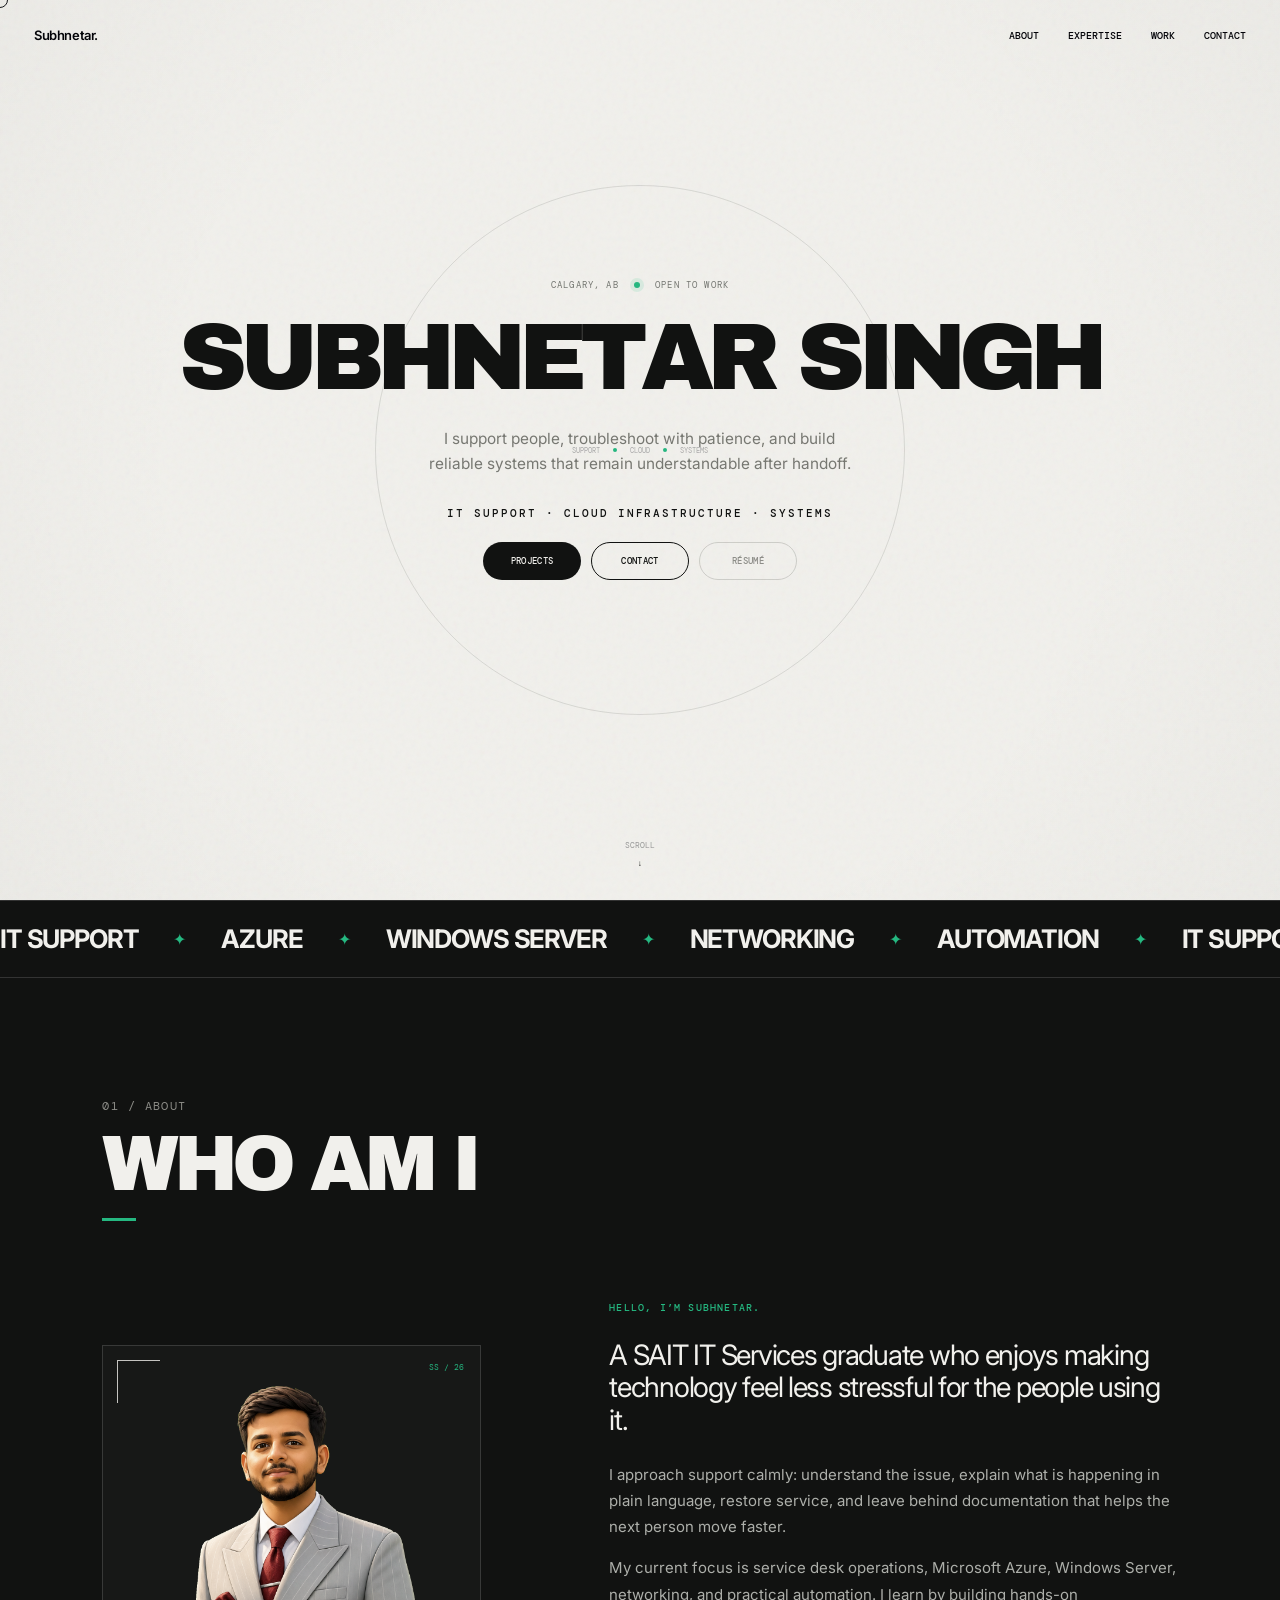
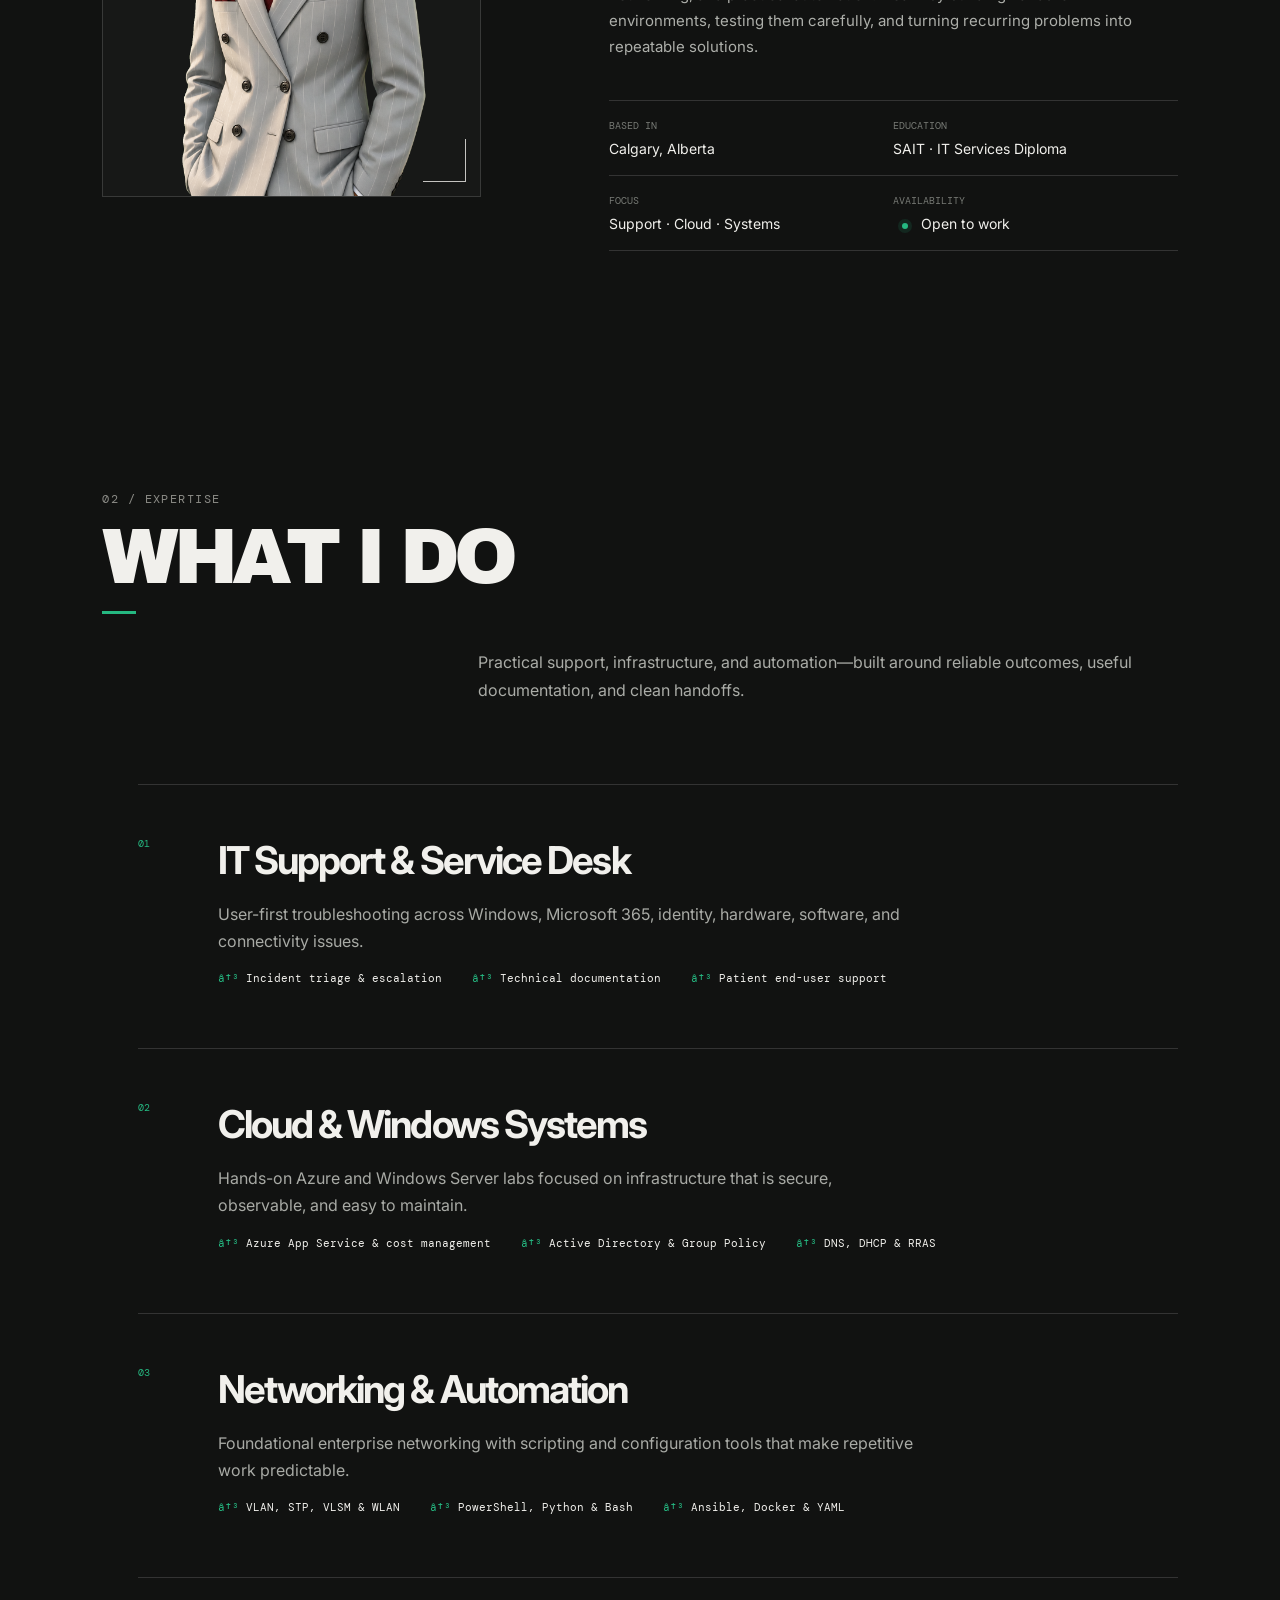
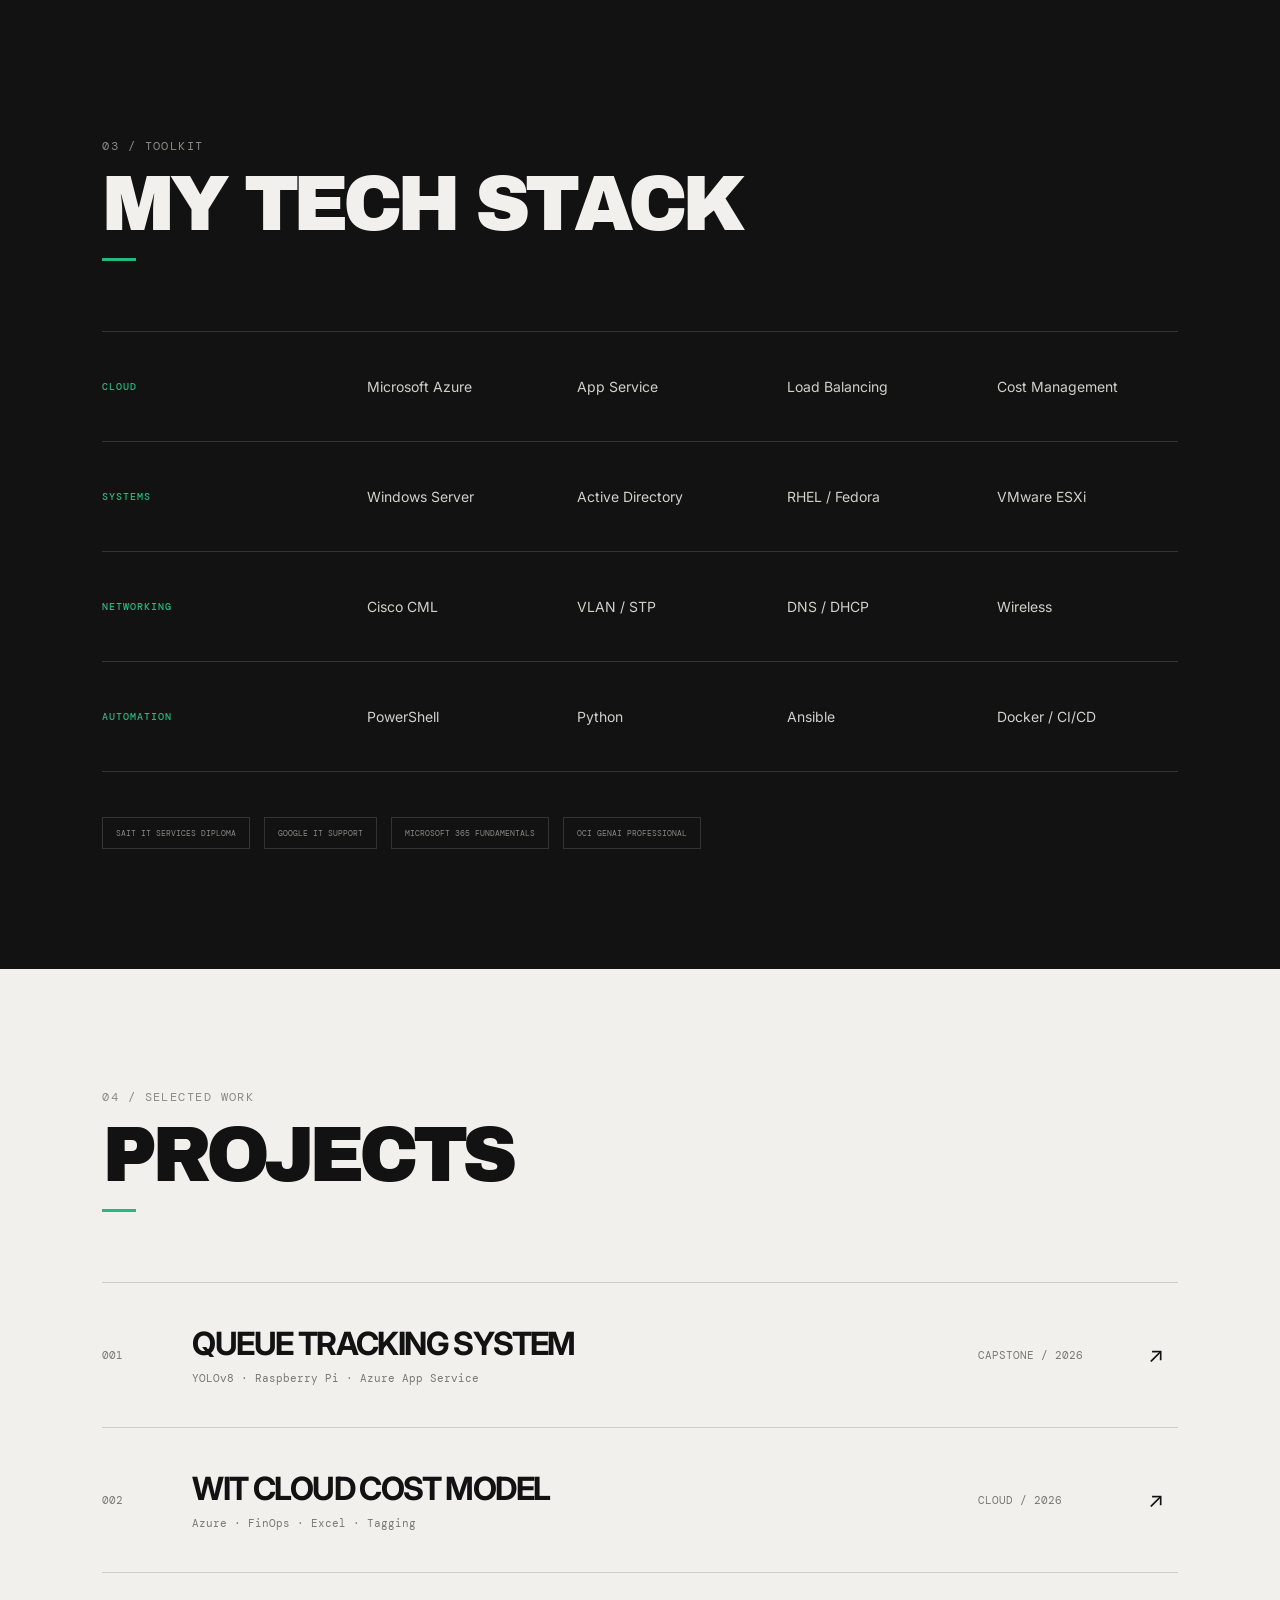
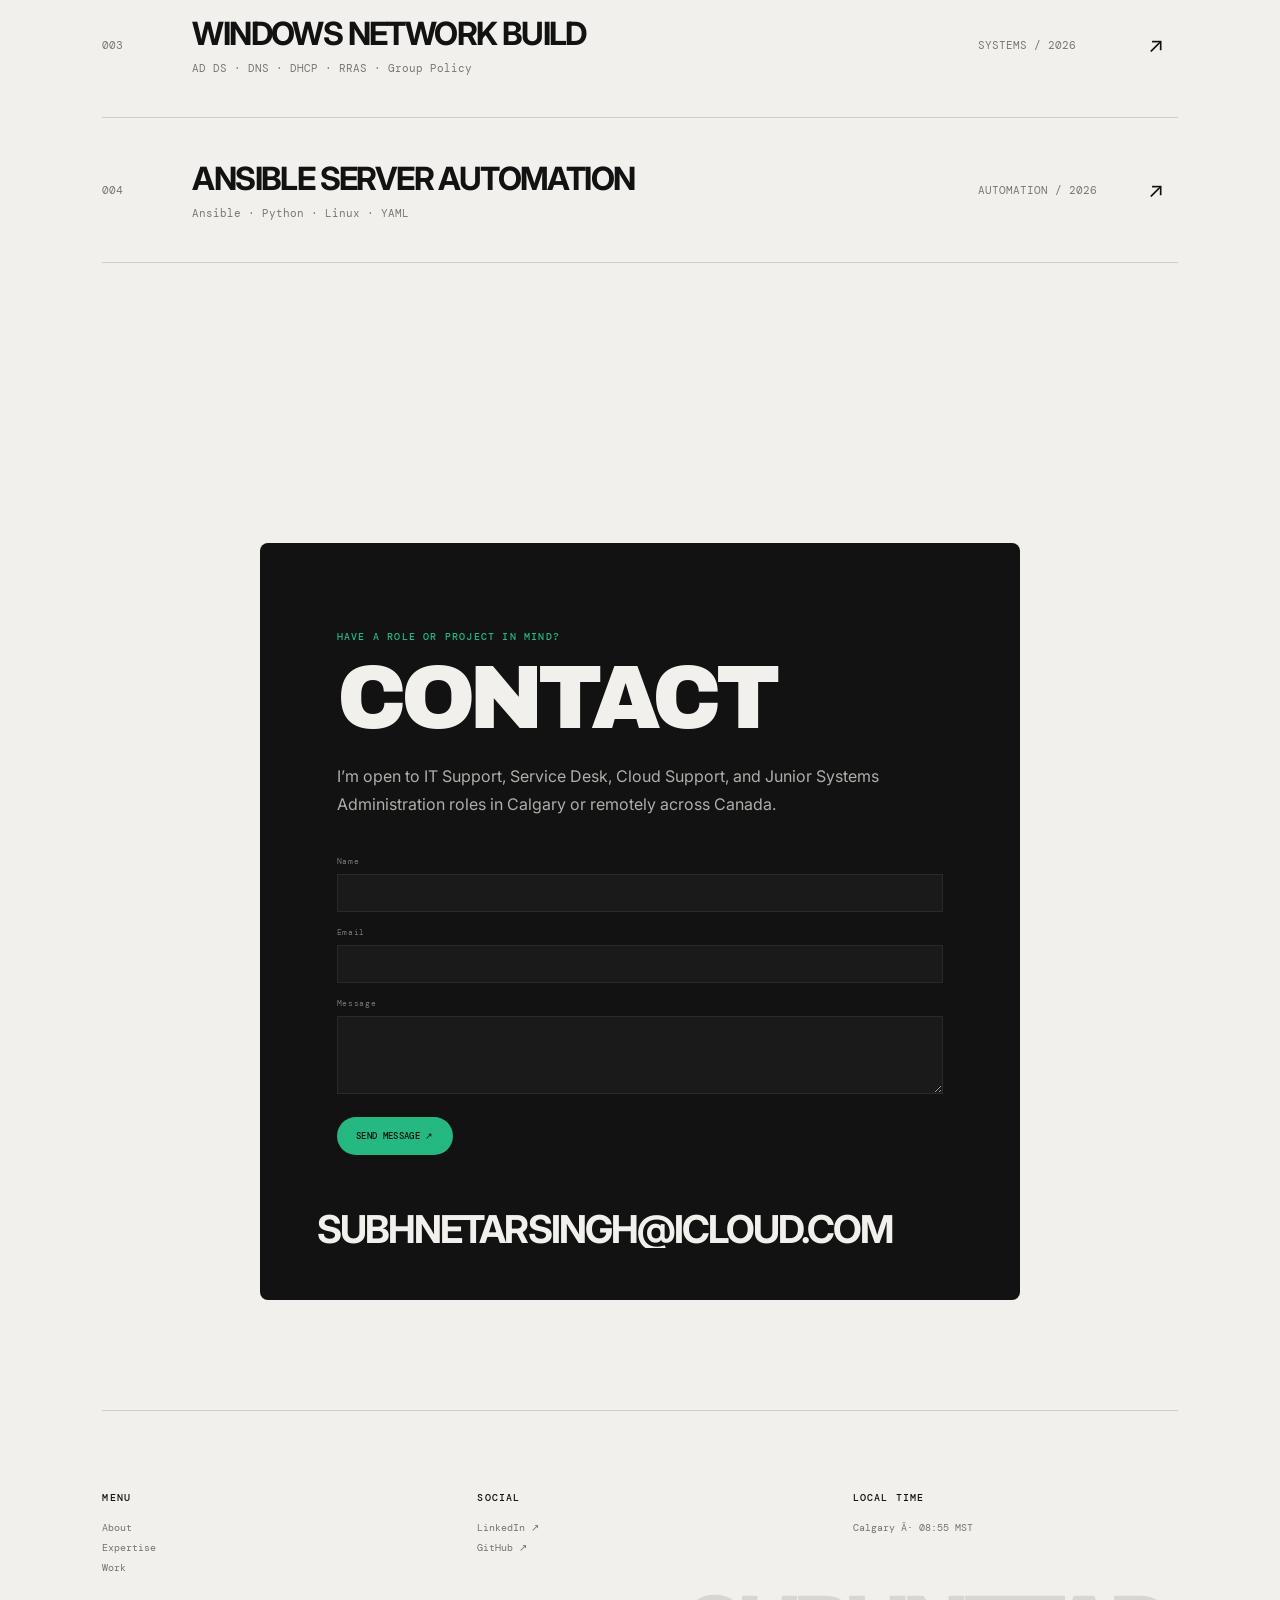
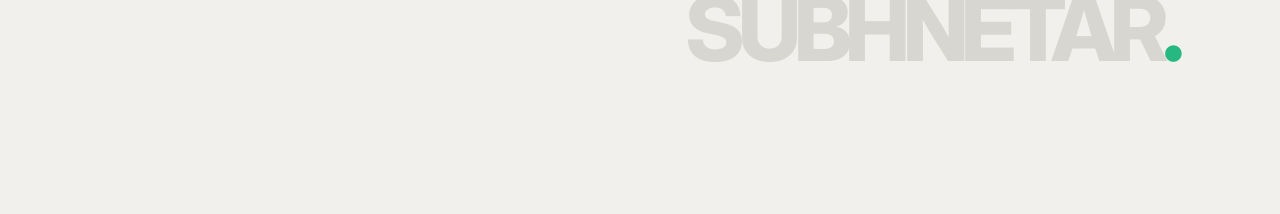
<file: index.html>
<!doctype html>
<html lang="en">
<head>
  <meta charset="utf-8">
  <meta name="viewport" content="width=device-width, initial-scale=1">
  <meta name="description" content="Subhnetar Singh — IT support, cloud infrastructure, and systems portfolio in Calgary, Alberta.">
  <meta name="theme-color" content="#f1f0ec">
  <meta property="og:title" content="Subhnetar Singh — IT Support & Cloud">
  <meta property="og:description" content="SAIT IT Services graduate building reliable systems and calmer support experiences.">
  <meta property="og:type" content="website">
  <meta property="og:url" content="https://subhnetarsingh.com">
  <title>Subhnetar Singh — IT Support & Cloud</title>
  <link rel="preconnect" href="https://fonts.googleapis.com">
  <link rel="preconnect" href="https://fonts.gstatic.com" crossorigin>
  <link href="https://fonts.googleapis.com/css2?family=Archivo+Black&family=DM+Mono:wght@300;400;500&family=Inter:wght@400;500;600;700;800&display=swap" rel="stylesheet">
  <link rel="stylesheet" href="styles.css">
  <script src="script.js" defer></script>
</head>
<body>
  <div class="loader" aria-hidden="true">
    <div class="loader__name">SUBHNETAR.</div>
    <div class="loader__track"><span></span></div>
  </div>

  <div class="noise" aria-hidden="true"></div>
  <div class="scroll-progress" aria-hidden="true"></div>
  <div class="cursor" aria-hidden="true"><span>VIEW</span></div>

  <header class="site-header">
    <a class="wordmark" href="#home" aria-label="Subhnetar Singh, home">Subhnetar.</a>
    <nav class="desktop-nav" aria-label="Main navigation">
      <a href="#about">ABOUT</a>
      <a href="#services">EXPERTISE</a>
      <a href="#work">WORK</a>
      <a href="#contact">CONTACT</a>
    </nav>
    <button class="menu-toggle" type="button" aria-label="Open menu" aria-expanded="false">
      <span></span><span></span>
    </button>
  </header>

  <aside class="menu-panel" aria-hidden="true">
    <div class="menu-panel__inner">
      <p class="eyebrow">NAVIGATION / 2026</p>
      <nav aria-label="Overlay navigation">
        <a href="#home"><span>01</span>HOME</a>
        <a href="#about"><span>02</span>ABOUT</a>
        <a href="#services"><span>03</span>EXPERTISE</a>
        <a href="#work"><span>04</span>WORK</a>
        <a href="#contact"><span>05</span>CONTACT</a>
      </nav>
      <div class="menu-panel__footer">
        <a href="mailto:subhnetarsingh@icloud.com">subhnetarsingh@icloud.com</a>
        <span>Calgary, AB · Canada</span>
      </div>
    </div>
  </aside>

  <main>
    <section class="hero light-section" id="home">
      <div class="hero__orbit" aria-hidden="true">
        <span>SUPPORT</span><i></i><span>CLOUD</span><i></i><span>SYSTEMS</span>
      </div>
      <div class="hero__content">
        <p class="hero__status reveal">CALGARY, AB <span></span> OPEN TO WORK</p>
        <h1 class="hero__name split-text" aria-label="Subhnetar Singh">SUBHNETAR SINGH</h1>
        <p class="hero__intro reveal">I support people, troubleshoot with patience, and build<br class="desktop-only"> reliable systems that remain understandable after handoff.</p>
        <p class="hero__role reveal">IT SUPPORT · CLOUD INFRASTRUCTURE · SYSTEMS</p>
        <div class="hero__actions reveal">
          <a class="button button--dark" href="#work">PROJECTS</a>
          <a class="button button--outline" href="#contact">CONTACT</a>
          <a class="button button--ghost resume-link" href="https://github.com/subh-codes/resume/blob/main/Subhnetar_Singh_Resume.pdf" target="_blank" rel="noopener">RÉSUMÉ</a>
        </div>
      </div>
      <a class="scroll-cue" href="#about" aria-label="Scroll to About">
        <span>SCROLL</span><i>↓</i>
      </a>
    </section>

    <div class="marquee dark-section" aria-hidden="true">
      <div class="marquee__track">
        <span>IT SUPPORT</span><i>✦</i><span>AZURE</span><i>✦</i><span>WINDOWS SERVER</span><i>✦</i><span>NETWORKING</span><i>✦</i><span>AUTOMATION</span><i>✦</i>
        <span>IT SUPPORT</span><i>✦</i><span>AZURE</span><i>✦</i><span>WINDOWS SERVER</span><i>✦</i><span>NETWORKING</span><i>✦</i><span>AUTOMATION</span><i>✦</i>
      </div>
    </div>

    <section class="about dark-section" id="about">
      <div class="section-index reveal">01 / ABOUT</div>
      <h2 class="section-title split-text">WHO AM I</h2>
      <div class="about__grid">
        <figure class="portrait-frame reveal">
          <div class="portrait-frame__mark">SS / 26</div>
          <img src="assets/subh-avatar.png" alt="Illustrated avatar of Subhnetar Singh" width="640" height="760">
        </figure>
        <div class="about__copy reveal">
          <p class="eyebrow accent">HELLO, I’M SUBHNETAR.</p>
          <p class="lead">A SAIT IT Services graduate who enjoys making technology feel less stressful for the people using it.</p>
          <p>I approach support calmly: understand the issue, explain what is happening in plain language, restore service, and leave behind documentation that helps the next person move faster.</p>
          <p>My current focus is service desk operations, Microsoft Azure, Windows Server, networking, and practical automation. I learn by building hands-on environments, testing them carefully, and turning recurring problems into repeatable solutions.</p>
          <dl class="facts">
            <div><dt>BASED IN</dt><dd>Calgary, Alberta</dd></div>
            <div><dt>EDUCATION</dt><dd>SAIT · IT Services Diploma</dd></div>
            <div><dt>FOCUS</dt><dd>Support · Cloud · Systems</dd></div>
            <div><dt>AVAILABILITY</dt><dd><span class="availability-dot"></span> Open to work</dd></div>
          </dl>
        </div>
      </div>
    </section>

    <section class="services dark-section" id="services">
      <div class="section-index reveal">02 / EXPERTISE</div>
      <h2 class="section-title split-text">WHAT I DO</h2>
      <p class="section-intro reveal">Practical support, infrastructure, and automation—built around reliable outcomes, useful documentation, and clean handoffs.</p>
      <div class="service-list">
        <article class="service reveal">
          <span class="service__number">01</span>
          <div>
            <h3>IT Support & Service Desk</h3>
            <p>User-first troubleshooting across Windows, Microsoft 365, identity, hardware, software, and connectivity issues.</p>
            <ul><li>Incident triage & escalation</li><li>Technical documentation</li><li>Patient end-user support</li></ul>
          </div>
        </article>
        <article class="service reveal">
          <span class="service__number">02</span>
          <div>
            <h3>Cloud & Windows Systems</h3>
            <p>Hands-on Azure and Windows Server labs focused on infrastructure that is secure, observable, and easy to maintain.</p>
            <ul><li>Azure App Service & cost management</li><li>Active Directory & Group Policy</li><li>DNS, DHCP & RRAS</li></ul>
          </div>
        </article>
        <article class="service reveal">
          <span class="service__number">03</span>
          <div>
            <h3>Networking & Automation</h3>
            <p>Foundational enterprise networking with scripting and configuration tools that make repetitive work predictable.</p>
            <ul><li>VLAN, STP, VLSM & WLAN</li><li>PowerShell, Python & Bash</li><li>Ansible, Docker & YAML</li></ul>
          </div>
        </article>
      </div>
    </section>

    <section class="stack dark-section" aria-labelledby="stack-title">
      <div class="section-index reveal">03 / TOOLKIT</div>
      <h2 class="section-title split-text" id="stack-title">MY TECH STACK</h2>
      <div class="stack__rows">
        <div class="stack-row reveal"><h3>CLOUD</h3><p>Microsoft Azure</p><p>App Service</p><p>Load Balancing</p><p>Cost Management</p></div>
        <div class="stack-row reveal"><h3>SYSTEMS</h3><p>Windows Server</p><p>Active Directory</p><p>RHEL / Fedora</p><p>VMware ESXi</p></div>
        <div class="stack-row reveal"><h3>NETWORKING</h3><p>Cisco CML</p><p>VLAN / STP</p><p>DNS / DHCP</p><p>Wireless</p></div>
        <div class="stack-row reveal"><h3>AUTOMATION</h3><p>PowerShell</p><p>Python</p><p>Ansible</p><p>Docker / CI/CD</p></div>
      </div>
      <div class="credentials reveal">
        <span>SAIT IT SERVICES DIPLOMA</span>
        <span>GOOGLE IT SUPPORT</span>
        <span>MICROSOFT 365 FUNDAMENTALS</span>
        <span>OCI GENAI PROFESSIONAL</span>
      </div>
    </section>

    <section class="work light-section" id="work">
      <div class="section-index reveal">04 / SELECTED WORK</div>
      <h2 class="section-title split-text">PROJECTS</h2>
      <div class="project-list">
        <article class="project reveal" data-project="queue">
          <span class="project__number">001</span>
          <div class="project__main"><h3>QUEUE TRACKING SYSTEM</h3><p>YOLOv8 · Raspberry Pi · Azure App Service</p></div>
          <p class="project__meta">CAPSTONE / 2026</p>
          <span class="project__arrow">↗</span>
          <div class="project__preview project__preview--queue" aria-hidden="true"><strong>LIVE QUEUE</strong><span>People detected · Azure hosted</span></div>
        </article>
        <article class="project reveal" data-project="finops">
          <span class="project__number">002</span>
          <div class="project__main"><h3>WIT CLOUD COST MODEL</h3><p>Azure · FinOps · Excel · Tagging</p></div>
          <p class="project__meta">CLOUD / 2026</p>
          <span class="project__arrow">↗</span>
          <div class="project__preview project__preview--finops" aria-hidden="true"><strong>$5K / MONTH</strong><span>Cost visibility for ~50 resources</span></div>
        </article>
        <article class="project reveal" data-project="windows">
          <span class="project__number">003</span>
          <div class="project__main"><h3>WINDOWS NETWORK BUILD</h3><p>AD DS · DNS · DHCP · RRAS · Group Policy</p></div>
          <p class="project__meta">SYSTEMS / 2026</p>
          <span class="project__arrow">↗</span>
          <div class="project__preview project__preview--windows" aria-hidden="true"><strong>LAB.DOMAIN</strong><span>Windows Server infrastructure</span></div>
        </article>
        <article class="project reveal" data-project="ansible">
          <span class="project__number">004</span>
          <div class="project__main"><h3>ANSIBLE SERVER AUTOMATION</h3><p>Ansible · Python · Linux · YAML</p></div>
          <p class="project__meta">AUTOMATION / 2026</p>
          <span class="project__arrow">↗</span>
          <div class="project__preview project__preview--ansible" aria-hidden="true"><strong>3 HOSTS · OK</strong><span>Predictable Linux patching</span></div>
        </article>
      </div>
    </section>

    <section class="contact light-section" id="contact">
      <div class="contact-card reveal">
        <p class="eyebrow accent">HAVE A ROLE OR PROJECT IN MIND?</p>
        <h2>CONTACT</h2>
        <p>I’m open to IT Support, Service Desk, Cloud Support, and Junior Systems Administration roles in Calgary or remotely across Canada.</p>
        <form id="contact-form">
          <label>Name<input type="text" name="name" autocomplete="name" required></label>
          <label>Email<input type="email" name="email" autocomplete="email" required></label>
          <label>Message<textarea name="message" rows="5" required></textarea></label>
          <button class="button button--green" type="submit">SEND MESSAGE ↗</button>
        </form>
        <a class="contact-card__email" href="mailto:subhnetarsingh@icloud.com">SUBHNETARSINGH@ICLOUD.COM</a>
      </div>
      <footer>
        <div><p class="eyebrow">MENU</p><a href="#about">About</a><a href="#services">Expertise</a><a href="#work">Work</a></div>
        <div><p class="eyebrow">SOCIAL</p><a href="https://www.linkedin.com/in/subhnetarsingh" target="_blank" rel="noopener">LinkedIn ↗</a><a href="https://github.com/subh-codes" target="_blank" rel="noopener" class="github-link">GitHub ↗</a></div>
        <div><p class="eyebrow">LOCAL TIME</p><p id="local-time">Calgary · MST</p></div>
        <p class="footer-mark">SUBHNETAR<span>.</span></p>
      </footer>
    </section>
  </main>
</body>
</html>
</file>
<file: styles.css>
:root {
  --paper: #f1f0ec;
  --ink: #111211;
  --muted: #8b8b86;
  --line-light: rgba(17, 18, 17, .15);
  --line-dark: rgba(255, 255, 255, .14);
  --green: #25b881;
  --header-h: 70px;
}

* { box-sizing: border-box; }
html { scroll-behavior: smooth; background: var(--ink); }
body {
  margin: 0;
  color: var(--ink);
  background: var(--paper);
  font-family: Inter, Arial, sans-serif;
  cursor: none;
  overflow-x: hidden;
}
a, button, input, textarea { color: inherit; font: inherit; }
a { text-decoration: none; }
button { border: 0; }
::selection { color: var(--paper); background: var(--green); }

.noise {
  position: fixed;
  inset: 0;
  z-index: 90;
  pointer-events: none;
  opacity: .1;
  background-image: url("data:image/svg+xml,%3Csvg viewBox='0 0 200 200' xmlns='http://www.w3.org/2000/svg'%3E%3Cfilter id='n'%3E%3CfeTurbulence type='fractalNoise' baseFrequency='.85' numOctaves='3' stitchTiles='stitch'/%3E%3C/filter%3E%3Crect width='100%25' height='100%25' filter='url(%23n)' opacity='.45'/%3E%3C/svg%3E");
  mix-blend-mode: multiply;
}
.scroll-progress {
  position: fixed;
  z-index: 130;
  inset: 0 auto auto 0;
  width: 0;
  height: 3px;
  background: var(--green);
  box-shadow: 0 0 12px rgba(37,184,129,.45);
}

.cursor {
  position: fixed;
  width: 16px;
  height: 16px;
  z-index: 120;
  border: 1px solid currentColor;
  border-radius: 50%;
  pointer-events: none;
  transform: translate(-50%, -50%);
  transition: width .25s, height .25s, background .25s, color .25s;
  mix-blend-mode: difference;
  color: #fff;
}
.cursor span { display: none; font: 500 9px DM Mono, monospace; }
.cursor.is-active { width: 50px; height: 50px; background: #fff; }
.cursor.is-project { width: 76px; height: 76px; display: grid; place-items: center; background: #fff; color: #000; mix-blend-mode: normal; }
.cursor.is-project span { display: block; }

.loader {
  position: fixed;
  inset: 0;
  z-index: 200;
  display: grid;
  place-content: center;
  gap: 22px;
  color: var(--paper);
  background: var(--ink);
  transition: transform .9s cubic-bezier(.75, 0, .2, 1);
}
.loader.is-hidden { transform: translateY(-105%); }
.loader__name { font: 700 clamp(26px, 5vw, 62px)/1 Inter, sans-serif; letter-spacing: -.06em; }
.loader__track { width: min(330px, 70vw); height: 1px; background: #3b3c3a; }
.loader__track span { display: block; width: 0; height: 100%; background: var(--green); animation: load 1.3s ease forwards; }
@keyframes load { to { width: 100%; } }

.site-header {
  position: fixed;
  inset: 0 0 auto 0;
  z-index: 100;
  height: var(--header-h);
  display: flex;
  align-items: center;
  justify-content: space-between;
  padding: 0 34px;
  color: var(--ink);
  mix-blend-mode: difference;
  filter: invert(1);
}
.wordmark { font-size: 13px; font-weight: 600; letter-spacing: -.03em; }
.desktop-nav { display: flex; gap: 29px; }
.desktop-nav a { position: relative; font: 500 10px DM Mono, monospace; }
.desktop-nav a::after { content: ""; position: absolute; inset: auto 0 -5px; height: 1px; transform: scaleX(0); transform-origin: left; background: currentColor; transition: transform .25s; }
.desktop-nav a:hover::after { transform: scaleX(1); }
.menu-toggle {
  display: none;
  width: 42px;
  height: 42px;
  padding: 13px 10px;
  background: transparent;
}
.menu-toggle span { display: block; height: 1px; margin: 5px 0; background: currentColor; transition: transform .3s; }

.menu-panel {
  position: fixed;
  inset: 0;
  z-index: 95;
  visibility: hidden;
  color: var(--paper);
  background: rgba(8, 9, 8, .97);
  transform: translateX(100%);
  transition: transform .65s cubic-bezier(.7, 0, .2, 1), visibility .65s;
}
.menu-panel.is-open { visibility: visible; transform: translateX(0); }
.menu-panel__inner { min-height: 100%; display: flex; flex-direction: column; justify-content: center; width: min(670px, 100%); margin-left: auto; padding: 10vh 8vw; border-left: 1px solid var(--line-dark); }
.menu-panel nav { display: flex; flex-direction: column; margin: 5vh 0 10vh; }
.menu-panel nav a { font: 800 clamp(38px, 6vw, 82px)/.95 Inter, sans-serif; letter-spacing: -.07em; transition: color .25s, transform .25s; }
.menu-panel nav a:hover { color: var(--green); transform: translateX(12px); }
.menu-panel nav span { display: inline-block; width: 45px; font: 400 9px DM Mono, monospace; letter-spacing: 0; }
.menu-panel__footer { display: flex; justify-content: space-between; gap: 20px; color: #8f918d; font: 400 10px DM Mono, monospace; }

section { position: relative; padding: 120px clamp(24px, 8vw, 140px); }
.light-section { color: var(--ink); background: var(--paper); }
.dark-section { color: var(--paper); background: var(--ink); }
.section-index { margin-bottom: 18px; color: var(--muted); font: 400 12px DM Mono, monospace; letter-spacing: .12em; }
.section-title { margin: 0 0 70px; font: 400 clamp(45px, 6vw, 92px)/.86 "Archivo Black", sans-serif; letter-spacing: -.075em; }
.section-title::after { content: ""; display: block; width: 34px; height: 3px; margin-top: 20px; background: var(--green); }
.eyebrow { font: 500 10px DM Mono, monospace; letter-spacing: .12em; }
.accent { color: var(--green); }
.reveal { opacity: 0; transform: translateY(26px); transition: opacity .85s ease, transform .85s cubic-bezier(.2, .65, .2, 1); }
.reveal.is-visible { opacity: 1; transform: translateY(0); }
.service.reveal:nth-child(odd), .project.reveal:nth-child(odd) { transform: translateX(-48px); }
.service.reveal:nth-child(even), .project.reveal:nth-child(even) { transform: translateX(48px); }
.service.reveal.is-visible, .project.reveal.is-visible { transform: translateX(0); }
.split-text { overflow: hidden; }
.split-text .char { display: inline-block; opacity: 0; transform: translateY(110%); transition: opacity .55s, transform .7s cubic-bezier(.2,.7,.2,1); }
.split-text.is-visible .char { opacity: 1; transform: translateY(0); }

.hero {
  min-height: 100svh;
  display: grid;
  place-items: center;
  padding-top: var(--header-h);
  text-align: center;
  overflow: hidden;
}
.hero::before {
  content: "";
  position: absolute;
  inset: 0;
  opacity: .35;
  background-image: radial-gradient(circle at center, transparent 0, transparent 58%, rgba(17,18,17,.07) 100%);
}
.hero__content { position: relative; z-index: 2; }
.hero__status { font: 400 9px DM Mono, monospace; letter-spacing: .13em; color: #757772; }
.hero__status span, .availability-dot { display: inline-block; width: 6px; height: 6px; margin: 0 9px; border-radius: 50%; background: var(--green); box-shadow: 0 0 0 4px rgba(37,184,129,.12); }
.hero__name { margin: 26px 0 28px; font: 400 clamp(55px, 7.35vw, 120px)/.88 "Archivo Black", sans-serif; letter-spacing: -.075em; }
.hero__intro { color: #777872; font-size: clamp(15px, 1.2vw, 19px); line-height: 1.6; }
.hero__role { margin: 30px 0 22px; font: 500 11px DM Mono, monospace; letter-spacing: .18em; }
.hero__actions { display: flex; justify-content: center; gap: 10px; }
.button { min-width: 98px; padding: 12px 18px; border: 1px solid transparent; border-radius: 99px; text-align: center; font: 500 9px DM Mono, monospace; letter-spacing: .04em; transition: color .25s, background .25s, transform .25s, border .25s; }
.button:hover { transform: translateY(-3px); }
.button--dark { color: var(--paper); background: var(--ink); }
.button--outline { border-color: var(--ink); }
.button--ghost { color: #8e8e89; border-color: #cecec9; }
.button--green { color: #06130e; background: var(--green); }
.hero__orbit { position: absolute; width: 530px; height: 530px; display: flex; align-items: center; justify-content: center; gap: 13px; border: 1px solid rgba(17,18,17,.11); border-radius: 50%; font: 400 7px DM Mono, monospace; color: #aaa; animation: orbit 24s linear infinite; }
.hero__orbit i { width: 4px; height: 4px; border-radius: 50%; background: var(--green); }
@keyframes orbit { to { transform: rotate(360deg); } }
.scroll-cue { position: absolute; bottom: 32px; left: 50%; display: grid; gap: 8px; translate: -50% 0; font: 400 8px DM Mono, monospace; color: #999; }
.scroll-cue i { color: var(--ink); font-style: normal; animation: bob 1.6s ease-in-out infinite; }
@keyframes bob { 50% { transform: translateY(5px); } }

.marquee {
  overflow: hidden;
  padding: 25px 0;
  border-top: 1px solid var(--line-dark);
  border-bottom: 1px solid var(--line-dark);
}
.marquee__track {
  width: max-content;
  display: flex;
  align-items: center;
  gap: 35px;
  animation: marquee 24s linear infinite;
}
.marquee span { font: 700 clamp(20px, 2vw, 32px)/1 Inter, sans-serif; letter-spacing: -.045em; white-space: nowrap; }
.marquee i { color: var(--green); font-style: normal; }
@keyframes marquee { to { transform: translateX(-50%); } }

.about { min-height: 100vh; }
.about__grid { display: grid; grid-template-columns: minmax(260px, .8fr) 1.2fr; align-items: center; gap: clamp(50px, 10vw, 170px); max-width: 1100px; margin: 0 auto; }
.portrait-frame { position: relative; aspect-ratio: .84; margin: 0; overflow: hidden; border: 1px solid var(--line-dark); background: #171817; }
.portrait-frame::before, .portrait-frame::after { content: ""; position: absolute; z-index: 2; width: 42px; height: 42px; border-color: var(--green); opacity: .8; }
.portrait-frame::before { top: 14px; left: 14px; border-top: 1px solid; border-left: 1px solid; }
.portrait-frame::after { right: 14px; bottom: 14px; border-right: 1px solid; border-bottom: 1px solid; }
.portrait-frame img { width: 100%; height: 100%; object-fit: contain; object-position: bottom; filter: saturate(.8); }
.portrait-frame__mark { position: absolute; z-index: 3; right: 16px; top: 16px; font: 400 8px DM Mono, monospace; color: var(--green); }
.about__copy { max-width: 620px; }
.about__copy .lead { margin: 25px 0; font-size: clamp(21px, 2.2vw, 35px); line-height: 1.16; letter-spacing: -.045em; }
.about__copy > p:not(.eyebrow):not(.lead) { color: #adafaa; font-size: clamp(15px, 1.15vw, 18px); line-height: 1.75; }
.facts { display: grid; grid-template-columns: 1fr 1fr; margin: 40px 0 0; border-top: 1px solid var(--line-dark); }
.facts div { padding: 18px 0; border-bottom: 1px solid var(--line-dark); }
.facts dt { margin-bottom: 8px; color: #777a75; font: 400 10px DM Mono, monospace; }
.facts dd { margin: 0; font-size: 14px; }

.services { padding-bottom: 80px; }
.section-intro { max-width: 700px; margin: -35px 0 80px auto; color: #aaaCa7; font-size: clamp(16px, 1.25vw, 20px); line-height: 1.7; }
.service-list { max-width: 1040px; margin-left: auto; }
.service { display: grid; grid-template-columns: 80px 1fr; padding: 52px 0; border-top: 1px solid var(--line-dark); }
.service:last-child { border-bottom: 1px solid var(--line-dark); }
.service__number { color: var(--green); font: 400 10px DM Mono, monospace; }
.service h3 { margin: 0 0 18px; font-size: clamp(24px, 3vw, 44px); letter-spacing: -.05em; }
.service p { max-width: 700px; color: #a8aaa5; font-size: 16px; line-height: 1.7; }
.service ul { display: flex; flex-wrap: wrap; gap: 8px 30px; padding: 0; list-style: none; font: 400 11px DM Mono, monospace; }
.service li::before { content: "â†³ "; color: var(--green); }

.stack { padding-top: 80px; }
.stack__rows { border-top: 1px solid var(--line-dark); }
.stack-row { display: grid; grid-template-columns: 1.3fr repeat(4, 1fr); gap: 30px; align-items: center; min-height: 110px; border-bottom: 1px solid var(--line-dark); }
.stack-row h3 { color: var(--green); font: 500 10px DM Mono, monospace; letter-spacing: .1em; }
.stack-row p { color: #d0d1cc; font-size: 14px; }
.credentials { display: flex; flex-wrap: wrap; gap: 14px; padding-top: 45px; }
.credentials span { padding: 10px 13px; border: 1px solid var(--line-dark); font: 400 8px DM Mono, monospace; color: #888a85; }

.work { min-height: 100vh; }
.project-list { border-top: 1px solid var(--line-light); }
.project { position: relative; display: grid; grid-template-columns: 70px 1fr 150px 30px; gap: 20px; align-items: center; min-height: 145px; border-bottom: 1px solid var(--line-light); transition: color .3s, padding .3s; }
.project:hover { color: var(--green); padding-left: 12px; }
.project__number, .project__meta { font: 400 11px DM Mono, monospace; color: #777974; }
.project__main h3 { margin: 0 0 8px; font-size: clamp(21px, 2.5vw, 38px); letter-spacing: -.05em; }
.project__main p { margin: 0; color: #777974; font: 400 11px DM Mono, monospace; }
.project__arrow { font-size: 21px; }
.project__preview { position: fixed; z-index: 80; width: 280px; aspect-ratio: 1.55; display: flex; flex-direction: column; justify-content: end; gap: 6px; padding: 20px; pointer-events: none; opacity: 0; transform: translate(-50%, -50%) scale(.85) rotate(-2deg); color: var(--paper); background: #161716; border: 1px solid #343632; box-shadow: 0 20px 50px rgba(0,0,0,.22); transition: opacity .25s, transform .25s; }
.project:hover .project__preview { opacity: 1; transform: translate(-50%, -50%) scale(1) rotate(-2deg); }
.project__preview::before { content: ""; position: absolute; inset: 15px; border: 1px solid rgba(255,255,255,.12); }
.project__preview strong { position: relative; color: var(--green); font-size: 20px; letter-spacing: -.05em; }
.project__preview span { position: relative; color: #979994; font: 400 8px DM Mono, monospace; }

.contact { padding-top: 160px; }
.contact-card { width: min(760px, 100%); margin: 0 auto 110px; padding: clamp(35px, 6vw, 80px); color: var(--paper); background: var(--ink); border-radius: 8px; }
.contact-card h2 { margin: 15px 0 25px; font: 400 clamp(50px, 7vw, 96px)/.9 "Archivo Black", sans-serif; letter-spacing: -.07em; }
.contact-card > p:not(.eyebrow) { max-width: 590px; color: #adafaa; font-size: 16px; line-height: 1.7; }
form { display: grid; gap: 15px; margin-top: 38px; }
label { color: #777a75; font: 400 8px DM Mono, monospace; letter-spacing: .08em; }
input, textarea { display: block; width: 100%; margin-top: 8px; padding: 13px; color: var(--paper); background: #191a19; border: 1px solid #292b28; outline: none; resize: vertical; }
input:focus, textarea:focus { border-color: var(--green); }
form .button { justify-self: start; margin-top: 8px; }
.contact-card__email { display: block; margin: 55px -20px -25px; overflow: hidden; white-space: nowrap; font: 700 clamp(17px, 3vw, 40px)/1 Inter, sans-serif; letter-spacing: -.05em; }
footer { position: relative; display: grid; grid-template-columns: repeat(3, 1fr); gap: 50px; padding: 70px 0 120px; border-top: 1px solid var(--line-light); }
footer > div { display: flex; flex-direction: column; align-items: flex-start; gap: 7px; }
footer a, footer div > p:not(.eyebrow) { margin: 0; color: #72736f; font: 400 10px DM Mono, monospace; }
.footer-mark { position: absolute; right: 0; bottom: 20px; margin: 0; font: 800 clamp(35px, 7vw, 100px)/1 Inter, sans-serif; letter-spacing: -.08em; color: #d7d6d1; }
.footer-mark span { color: var(--green); }

@media (max-width: 820px) {
  body { cursor: auto; }
  .cursor { display: none; }
  .site-header { padding: 0 20px; }
  .desktop-nav { display: none; }
  .menu-toggle { display: block; }
  section { padding: 90px 22px; }
  .section-title { margin-bottom: 45px; font-size: clamp(47px, 14vw, 78px); }
  .hero__orbit { width: 360px; height: 360px; }
  .hero { min-height: 100svh; padding-inline: 22px; }
  .hero__name { font-size: clamp(54px, 16vw, 92px); line-height: .86; }
  .hero__intro { max-width: 560px; margin-inline: auto; font-size: 16px; }
  .hero__intro br { display: none; }
  .hero__role { font-size: 10px; }
  .button { min-width: 105px; min-height: 43px; display: inline-grid; place-items: center; }
  .marquee { padding-block: 20px; }
  .about__grid { grid-template-columns: 1fr; }
  .portrait-frame { max-width: 430px; width: 100%; }
  .about__copy .lead { font-size: 28px; }
  .about__copy > p:not(.eyebrow):not(.lead) { font-size: 16px; }
  .section-intro { margin: -20px 0 50px; }
  .service { grid-template-columns: 42px 1fr; }
  .service p { font-size: 15px; }
  .stack-row { grid-template-columns: 1fr 1fr; gap: 6px 20px; padding: 24px 0; }
  .stack-row h3 { grid-column: 1 / -1; }
  .project { grid-template-columns: 42px 1fr 25px; min-height: 125px; }
  .project__meta { display: none; }
  .project__preview { display: none; }
  footer { grid-template-columns: 1fr 1fr; }
}

@media (max-width: 500px) {
  .site-header { height: 58px; }
  .hero__actions { flex-wrap: wrap; }
  .hero__name { font-size: 15vw; }
  .hero__role { line-height: 1.8; }
  .hero__status { line-height: 1.7; }
  .hero__orbit { width: 290px; height: 290px; opacity: .75; }
  .scroll-cue { bottom: 18px; }
  .facts { grid-template-columns: 1fr; }
  .portrait-frame { max-height: 520px; }
  .service ul { display: block; line-height: 2.2; }
  .service { padding-block: 38px; }
  .service h3 { font-size: 26px; }
  .stack-row { grid-template-columns: 1fr; }
  .stack-row h3 { grid-column: auto; }
  .project { grid-template-columns: 34px 1fr 18px; gap: 8px; }
  .project__main h3 { font-size: 19px; }
  .project__main p { font-size: 9px; line-height: 1.5; }
  .contact-card { padding: 32px 22px; }
  .contact-card h2 { font-size: 54px; }
  .contact-card__email { margin-inline: 0; font-size: 16px; white-space: normal; overflow-wrap: anywhere; }
  footer { grid-template-columns: 1fr; }
  .menu-panel__footer { flex-direction: column; }
}

@media (prefers-reduced-motion: reduce) {
  html { scroll-behavior: auto; }
  *, *::before, *::after { animation-duration: .01ms !important; animation-iteration-count: 1 !important; transition-duration: .01ms !important; }
  .reveal, .split-text .char { opacity: 1; transform: none; }
}
</file>
